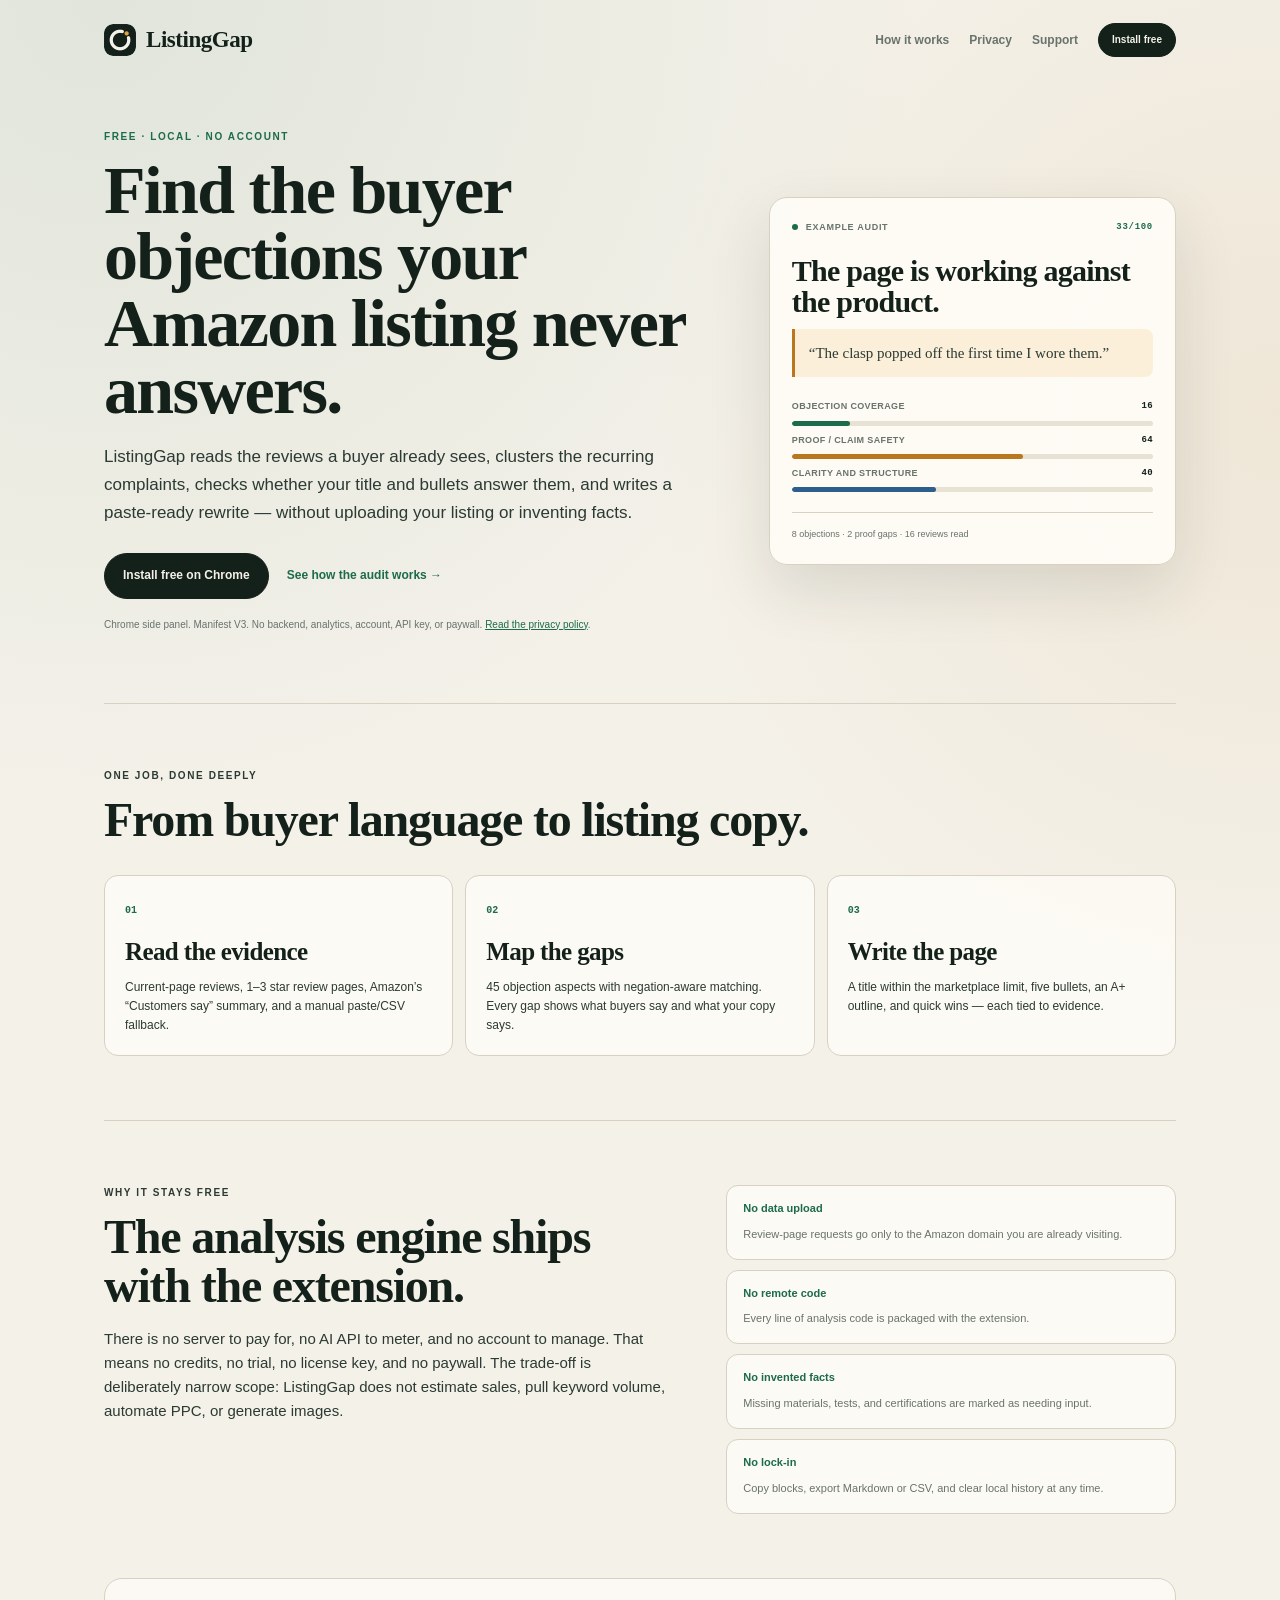
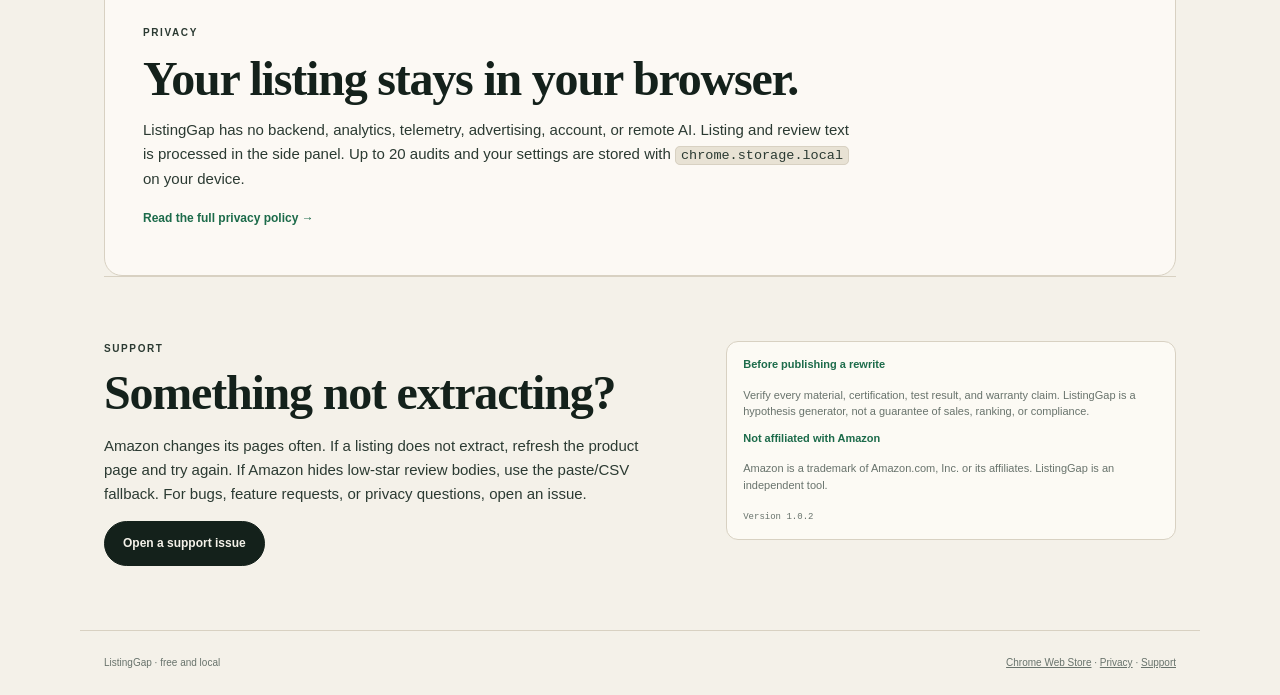
<file: index.html>
<!doctype html>
<html lang="en">
  <head>
    <meta charset="UTF-8" />
    <meta name="viewport" content="width=device-width, initial-scale=1.0" />
    <meta name="color-scheme" content="light" />
    <title>ListingGap — Amazon listing audit and review-based rewrite</title>
    <meta
      name="description"
      content="ListingGap is a free, local Chrome side panel that finds the buyer objections your Amazon listing never answers and rewrites the title and bullets with evidence."
    />
    <link rel="stylesheet" href="styles.css" />
  </head>
  <body>
    <header class="site-header">
      <a class="brand" href="./">
        <img src="icon128.png" alt="" />
        <span>ListingGap</span>
      </a>
      <nav>
        <a href="#how">How it works</a>
        <a href="#privacy">Privacy</a>
        <a href="#support">Support</a>
        <a
          class="button small"
          href="https://chromewebstore.google.com/detail/jdmmcbmgmhhjcblaefgmofllhaodafkg"
          rel="noreferrer"
          >Install free</a
        >
      </nav>
    </header>

    <main>
      <section class="hero">
        <div class="hero-copy">
          <p class="eyebrow">Free · local · no account</p>
          <h1>Find the buyer objections your Amazon listing never answers.</h1>
          <p class="lead">
            ListingGap reads the reviews a buyer already sees, clusters the recurring complaints, checks whether your
            title and bullets answer them, and writes a paste-ready rewrite — without uploading your listing or
            inventing facts.
          </p>
          <div class="hero-actions">
            <a
              class="button"
              href="https://chromewebstore.google.com/detail/jdmmcbmgmhhjcblaefgmofllhaodafkg"
              rel="noreferrer"
              >Install free on Chrome</a
            >
            <a class="text-link" href="#how">See how the audit works →</a>
          </div>
          <p class="fineprint">
            Chrome side panel. Manifest V3. No backend, analytics, account, API key, or paywall.
            <a href="privacy.html">Read the privacy policy</a>.
          </p>
        </div>
        <div class="hero-card">
          <div class="card-top">
            <span class="status-dot"></span>
            <span>Example audit</span>
            <span class="score">33/100</span>
          </div>
          <h2>The page is working against the product.</h2>
          <p class="quote">“The clasp popped off the first time I wore them.”</p>
          <div class="bars">
            <div><span>Objection coverage</span><strong>16</strong></div>
            <div class="bar"><i style="width:16%"></i></div>
            <div><span>Proof / claim safety</span><strong>64</strong></div>
            <div class="bar"><i class="amber" style="width:64%"></i></div>
            <div><span>Clarity and structure</span><strong>40</strong></div>
            <div class="bar"><i class="blue" style="width:40%"></i></div>
          </div>
          <div class="card-note">8 objections · 2 proof gaps · 16 reviews read</div>
        </div>
      </section>

      <section id="how" class="section">
        <p class="eyebrow">One job, done deeply</p>
        <h2>From buyer language to listing copy.</h2>
        <div class="steps">
          <article>
            <span>01</span>
            <h3>Read the evidence</h3>
            <p>Current-page reviews, 1–3 star review pages, Amazon’s “Customers say” summary, and a manual paste/CSV fallback.</p>
          </article>
          <article>
            <span>02</span>
            <h3>Map the gaps</h3>
            <p>45 objection aspects with negation-aware matching. Every gap shows what buyers say and what your copy says.</p>
          </article>
          <article>
            <span>03</span>
            <h3>Write the page</h3>
            <p>A title within the marketplace limit, five bullets, an A+ outline, and quick wins — each tied to evidence.</p>
          </article>
        </div>
      </section>

      <section class="section split">
        <div>
          <p class="eyebrow">Why it stays free</p>
          <h2>The analysis engine ships with the extension.</h2>
          <p>
            There is no server to pay for, no AI API to meter, and no account to manage. That means no credits, no
            trial, no license key, and no paywall. The trade-off is deliberately narrow scope: ListingGap does not
            estimate sales, pull keyword volume, automate PPC, or generate images.
          </p>
        </div>
        <div class="checks">
          <div><strong>No data upload</strong><span>Review-page requests go only to the Amazon domain you are already visiting.</span></div>
          <div><strong>No remote code</strong><span>Every line of analysis code is packaged with the extension.</span></div>
          <div><strong>No invented facts</strong><span>Missing materials, tests, and certifications are marked as needing input.</span></div>
          <div><strong>No lock-in</strong><span>Copy blocks, export Markdown or CSV, and clear local history at any time.</span></div>
        </div>
      </section>

      <section id="privacy" class="section privacy-band">
        <p class="eyebrow">Privacy</p>
        <h2>Your listing stays in your browser.</h2>
        <p>
          ListingGap has no backend, analytics, telemetry, advertising, account, or remote AI. Listing and review
          text is processed in the side panel. Up to 20 audits and your settings are stored with
          <code>chrome.storage.local</code> on your device.
        </p>
        <a class="text-link" href="privacy.html">Read the full privacy policy →</a>
      </section>

      <section id="support" class="section split">
        <div>
          <p class="eyebrow">Support</p>
          <h2>Something not extracting?</h2>
          <p>
            Amazon changes its pages often. If a listing does not extract, refresh the product page and try again.
            If Amazon hides low-star review bodies, use the paste/CSV fallback. For bugs, feature requests, or privacy
            questions, open an issue.
          </p>
          <a class="button" href="https://github.com/mindpinker/listinggap/issues" rel="noreferrer">Open a support issue</a>
        </div>
        <div class="support-card">
          <strong>Before publishing a rewrite</strong>
          <p>Verify every material, certification, test result, and warranty claim. ListingGap is a hypothesis generator, not a guarantee of sales, ranking, or compliance.</p>
          <strong>Not affiliated with Amazon</strong>
          <p>Amazon is a trademark of Amazon.com, Inc. or its affiliates. ListingGap is an independent tool.</p>
          <p class="version">Version 1.0.2</p>
        </div>
      </section>
    </main>

    <footer class="site-footer">
      <span>ListingGap · free and local</span>
      <span
        ><a href="https://chromewebstore.google.com/detail/jdmmcbmgmhhjcblaefgmofllhaodafkg" rel="noreferrer"
          >Chrome Web Store</a
        >
        · <a href="privacy.html">Privacy</a> ·
        <a href="https://github.com/mindpinker/listinggap/issues">Support</a></span
      >
    </footer>
  </body>
</html>
</file>
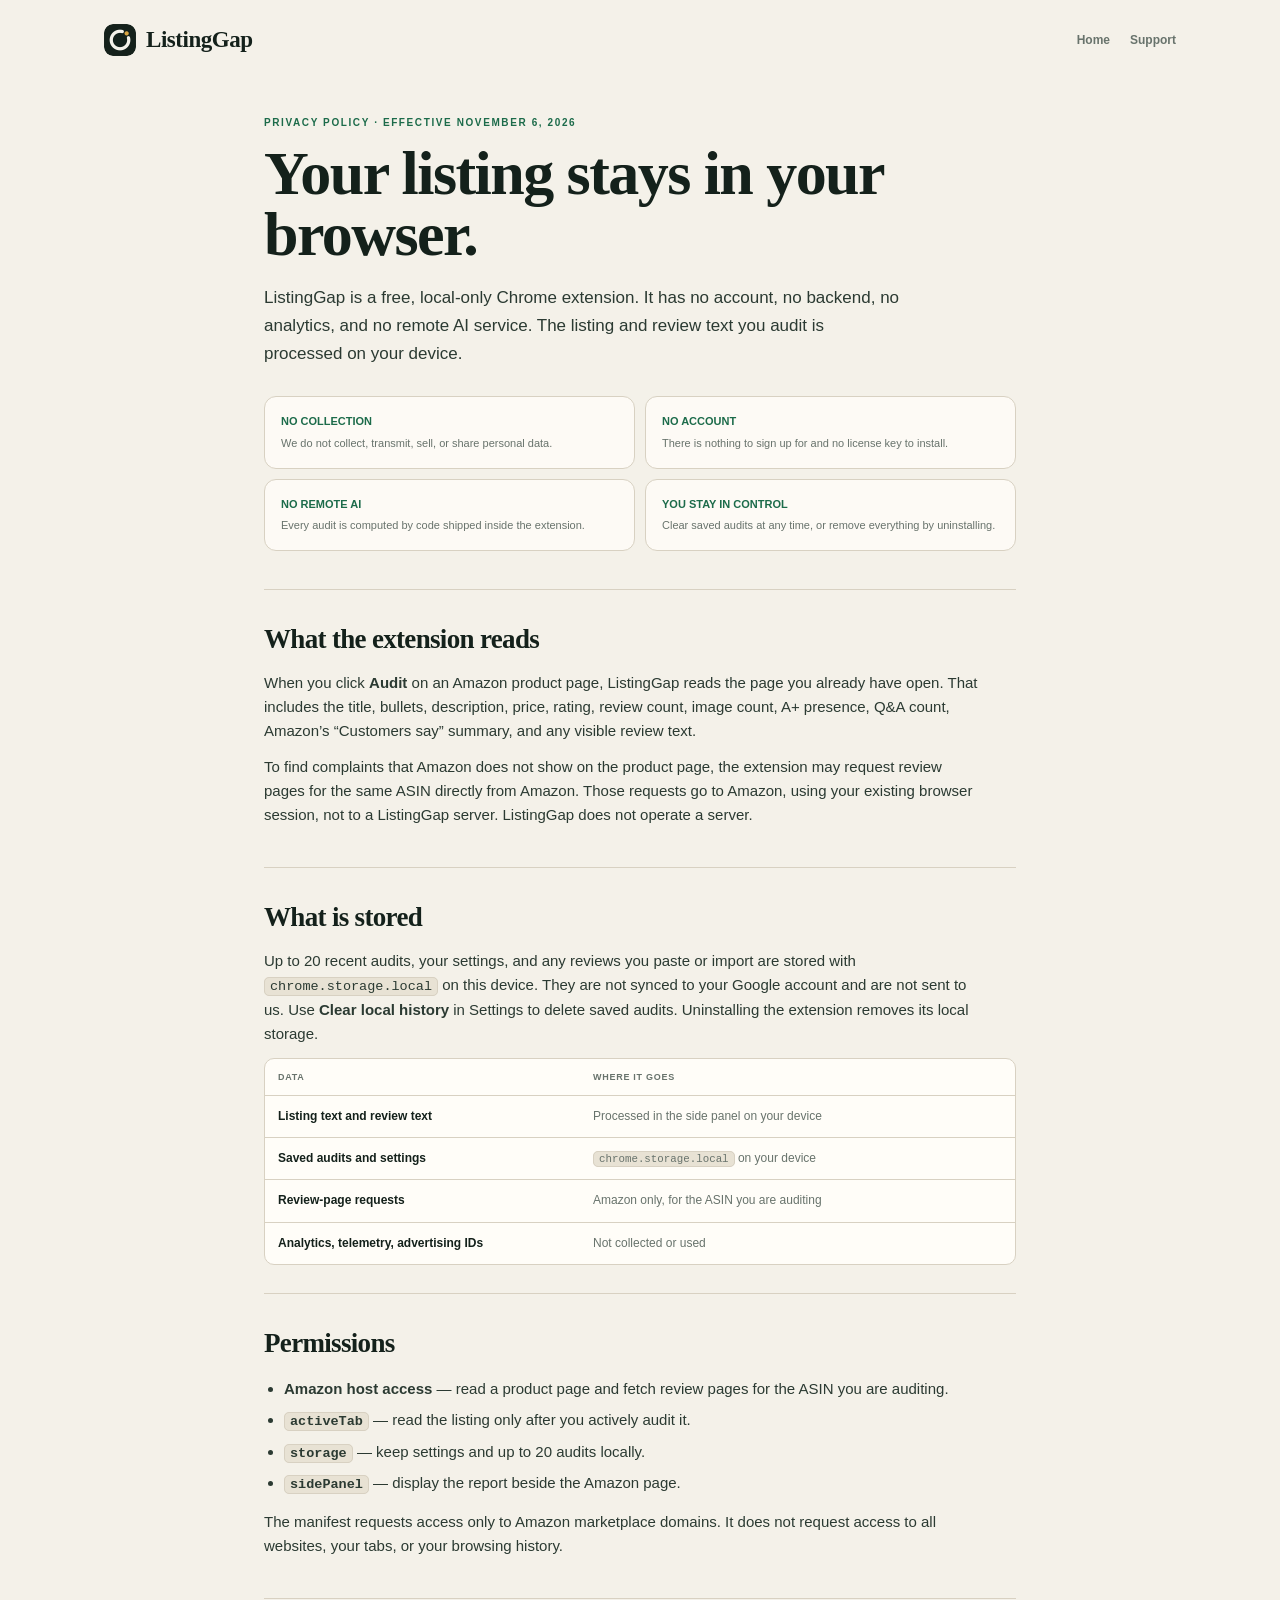
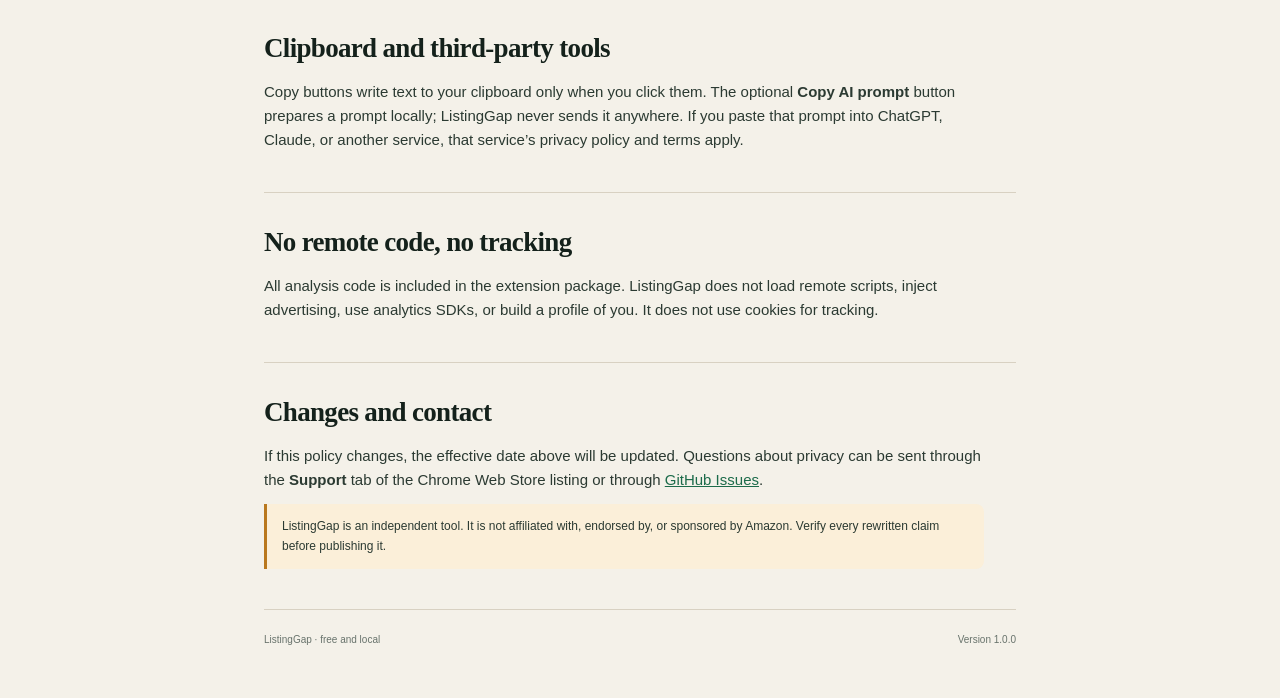
<file: privacy.html>
<!doctype html>
<html lang="en">
  <head>
    <meta charset="UTF-8" />
    <meta name="viewport" content="width=device-width, initial-scale=1.0" />
    <meta name="color-scheme" content="light" />
    <title>Privacy policy — ListingGap</title>
    <meta name="description" content="ListingGap privacy policy: no backend, no analytics, no account, and no remote AI." />
    <link rel="stylesheet" href="styles.css" />
  </head>
  <body class="privacy-doc">
    <header class="site-header">
      <a class="brand" href="./">
        <img src="icon128.png" alt="" />
        <span>ListingGap</span>
      </a>
      <nav>
        <a href="./">Home</a>
        <a href="https://github.com/mindpinker/listinggap/issues">Support</a>
      </nav>
    </header>

    <main class="privacy-shell">
      <p class="eyebrow">Privacy policy · Effective November 6, 2026</p>
      <h1>Your listing stays in your browser.</h1>
      <p class="lead">
        ListingGap is a free, local-only Chrome extension. It has no account, no backend, no analytics, and no remote
        AI service. The listing and review text you audit is processed on your device.
      </p>

      <div class="privacy-summary">
        <div><strong>No collection</strong><p>We do not collect, transmit, sell, or share personal data.</p></div>
        <div><strong>No account</strong><p>There is nothing to sign up for and no license key to install.</p></div>
        <div><strong>No remote AI</strong><p>Every audit is computed by code shipped inside the extension.</p></div>
        <div><strong>You stay in control</strong><p>Clear saved audits at any time, or remove everything by uninstalling.</p></div>
      </div>

      <section>
        <h2>What the extension reads</h2>
        <p>
          When you click <strong>Audit</strong> on an Amazon product page, ListingGap reads the page you already have
          open. That includes the title, bullets, description, price, rating, review count, image count, A+ presence,
          Q&amp;A count, Amazon’s “Customers say” summary, and any visible review text.
        </p>
        <p>
          To find complaints that Amazon does not show on the product page, the extension may request review pages for
          the same ASIN directly from Amazon. Those requests go to Amazon, using your existing browser session, not to a
          ListingGap server. ListingGap does not operate a server.
        </p>
      </section>

      <section>
        <h2>What is stored</h2>
        <p>
          Up to 20 recent audits, your settings, and any reviews you paste or import are stored with
          <code>chrome.storage.local</code> on this device. They are not synced to your Google account and are not sent
          to us. Use <strong>Clear local history</strong> in Settings to delete saved audits. Uninstalling the extension
          removes its local storage.
        </p>
        <div class="privacy-table-wrap">
          <table>
            <thead><tr><th>Data</th><th>Where it goes</th></tr></thead>
            <tbody>
              <tr><td>Listing text and review text</td><td>Processed in the side panel on your device</td></tr>
              <tr><td>Saved audits and settings</td><td><code>chrome.storage.local</code> on your device</td></tr>
              <tr><td>Review-page requests</td><td>Amazon only, for the ASIN you are auditing</td></tr>
              <tr><td>Analytics, telemetry, advertising IDs</td><td>Not collected or used</td></tr>
            </tbody>
          </table>
        </div>
      </section>

      <section>
        <h2>Permissions</h2>
        <ul>
          <li><strong>Amazon host access</strong> — read a product page and fetch review pages for the ASIN you are auditing.</li>
          <li><strong><code>activeTab</code></strong> — read the listing only after you actively audit it.</li>
          <li><strong><code>storage</code></strong> — keep settings and up to 20 audits locally.</li>
          <li><strong><code>sidePanel</code></strong> — display the report beside the Amazon page.</li>
        </ul>
        <p>
          The manifest requests access only to Amazon marketplace domains. It does not request access to all websites,
          your tabs, or your browsing history.
        </p>
      </section>

      <section>
        <h2>Clipboard and third-party tools</h2>
        <p>
          Copy buttons write text to your clipboard only when you click them. The optional <strong>Copy AI prompt</strong>
          button prepares a prompt locally; ListingGap never sends it anywhere. If you paste that prompt into ChatGPT,
          Claude, or another service, that service’s privacy policy and terms apply.
        </p>
      </section>

      <section>
        <h2>No remote code, no tracking</h2>
        <p>
          All analysis code is included in the extension package. ListingGap does not load remote scripts, inject
          advertising, use analytics SDKs, or build a profile of you. It does not use cookies for tracking.
        </p>
      </section>

      <section>
        <h2>Changes and contact</h2>
        <p>
          If this policy changes, the effective date above will be updated. Questions about privacy can be sent through
          the <strong>Support</strong> tab of the Chrome Web Store listing or through
          <a href="https://github.com/mindpinker/listinggap/issues">GitHub Issues</a>.
        </p>
        <p class="privacy-note">
          ListingGap is an independent tool. It is not affiliated with, endorsed by, or sponsored by Amazon. Verify every
          rewritten claim before publishing it.
        </p>
      </section>

      <footer class="doc-footer">
        <span>ListingGap · free and local</span>
        <span>Version 1.0.0</span>
      </footer>
    </main>
  </body>
</html>
</file>
<file: styles.css>
:root {
  --paper: #f4f1e9;
  --paper-deep: #e8e2d4;
  --card: #fffdf8;
  --ink: #14211b;
  --ink-soft: #2b3a32;
  --muted: #68736c;
  --line: #d8d1c2;
  --accent: #1c6b4a;
  --accent-soft: #dfeee5;
  --amber: #b9781e;
  --blue: #2e5f8c;
  --serif: "Iowan Old Style", "Palatino Linotype", "Book Antiqua", Georgia, serif;
  --sans: "Inter", "Segoe UI", "Helvetica Neue", Arial, sans-serif;
  --mono: "Cascadia Code", Consolas, "Liberation Mono", monospace;
}

* { box-sizing: border-box; }
html { scroll-behavior: smooth; }
body {
  margin: 0;
  color: var(--ink);
  background:
    radial-gradient(circle at 8% 0%, rgba(28, 107, 74, 0.09), transparent 32%),
    radial-gradient(circle at 100% 18%, rgba(185, 120, 30, 0.09), transparent 28%),
    var(--paper);
  font-family: var(--sans);
  font-size: 15px;
  line-height: 1.6;
  -webkit-font-smoothing: antialiased;
}

a { color: var(--accent); }

.site-header {
  display: flex;
  max-width: 1120px;
  align-items: center;
  justify-content: space-between;
  gap: 20px;
  margin: 0 auto;
  padding: 22px 24px;
}

.brand {
  display: inline-flex;
  align-items: center;
  gap: 10px;
  color: var(--ink);
  font-family: var(--serif);
  font-size: 23px;
  font-weight: 700;
  letter-spacing: -0.02em;
  text-decoration: none;
}

.brand img { width: 32px; height: 32px; border-radius: 9px; }

nav {
  display: flex;
  align-items: center;
  gap: 20px;
  color: var(--muted);
  font-size: 12px;
  font-weight: 700;
}

nav a { color: var(--muted); text-decoration: none; }
nav a:hover { color: var(--ink); }

.button {
  display: inline-flex;
  align-items: center;
  justify-content: center;
  gap: 8px;
  padding: 12px 18px;
  border: 1px solid var(--ink);
  border-radius: 999px;
  color: var(--paper);
  background: var(--ink);
  font-size: 12px;
  font-weight: 800;
  text-decoration: none;
}

.button.small { padding: 8px 13px; font-size: 10px; }
.button:hover { background: var(--accent); border-color: var(--accent); }

main { max-width: 1120px; margin: 0 auto; padding: 0 24px; }

.hero {
  display: grid;
  grid-template-columns: minmax(0, 1.2fr) minmax(340px, 0.8fr);
  gap: 54px;
  align-items: center;
  padding: 48px 0 70px;
}

.eyebrow {
  margin: 0 0 12px;
  color: var(--accent);
  font-size: 10px;
  font-weight: 800;
  letter-spacing: 0.16em;
  text-transform: uppercase;
}

h1, h2, h3 {
  font-family: var(--serif);
  font-weight: 600;
  letter-spacing: -0.025em;
}

h1 {
  max-width: 680px;
  margin: 0;
  font-size: clamp(44px, 6vw, 68px);
  line-height: 0.98;
}

.lead {
  max-width: 640px;
  margin: 20px 0 0;
  color: var(--ink-soft);
  font-size: 17px;
  line-height: 1.65;
}

.hero-actions {
  display: flex;
  flex-wrap: wrap;
  align-items: center;
  gap: 18px;
  margin-top: 26px;
}

.text-link {
  color: var(--accent);
  font-size: 12px;
  font-weight: 800;
  text-decoration: none;
}

.fineprint {
  margin: 18px 0 0;
  color: var(--muted);
  font-size: 10px;
}

.hero-card {
  padding: 22px;
  border: 1px solid var(--line);
  border-radius: 18px;
  background: rgba(255, 253, 248, 0.9);
  box-shadow: 0 24px 60px rgba(31, 42, 35, 0.12);
}

.card-top {
  display: flex;
  align-items: center;
  gap: 8px;
  color: var(--muted);
  font-size: 9px;
  font-weight: 800;
  letter-spacing: 0.08em;
  text-transform: uppercase;
}

.status-dot {
  width: 6px;
  height: 6px;
  border-radius: 50%;
  background: var(--accent);
}

.score { margin-left: auto; color: var(--accent); font-family: var(--mono); }

.hero-card h2 {
  margin: 22px 0 12px;
  font-size: 30px;
  line-height: 1.02;
}

.quote {
  margin: 0 0 22px;
  padding: 12px 14px;
  border-left: 3px solid var(--amber);
  border-radius: 0 8px 8px 0;
  color: var(--ink-soft);
  background: #fbefd9;
  font-family: var(--serif);
  font-size: 15px;
}

.bars { display: grid; gap: 7px; }
.bars > div:not(.bar) {
  display: flex;
  justify-content: space-between;
  color: var(--muted);
  font-size: 9px;
  font-weight: 800;
  letter-spacing: 0.04em;
  text-transform: uppercase;
}
.bars strong { color: var(--ink); font-family: var(--mono); }
.bar { height: 5px; overflow: hidden; border-radius: 999px; background: var(--paper-deep); }
.bar i { display: block; height: 100%; border-radius: inherit; background: var(--accent); }
.bar i.amber { background: var(--amber); }
.bar i.blue { background: var(--blue); }

.card-note {
  margin-top: 20px;
  padding-top: 14px;
  border-top: 1px solid var(--line);
  color: var(--muted);
  font-size: 9px;
}

.section {
  padding: 64px 0;
  border-top: 1px solid var(--line);
}

.section h2 {
  max-width: 760px;
  margin: 0 0 16px;
  font-size: clamp(32px, 4vw, 48px);
  line-height: 1.02;
}

.section p {
  max-width: 720px;
  color: var(--ink-soft);
}

.steps {
  display: grid;
  grid-template-columns: repeat(3, minmax(0, 1fr));
  gap: 12px;
  margin-top: 30px;
}

.steps article {
  padding: 20px;
  border: 1px solid var(--line);
  border-radius: 14px;
  background: rgba(255, 253, 248, 0.78);
}

.steps article > span {
  color: var(--accent);
  font-family: var(--mono);
  font-size: 10px;
  font-weight: 800;
}

.steps h3 { margin: 12px 0 6px; font-size: 25px; }
.steps p { margin: 0; font-size: 12px; line-height: 1.6; }

.split {
  display: grid;
  grid-template-columns: minmax(0, 1fr) minmax(320px, 0.8fr);
  gap: 60px;
  align-items: start;
}

.checks, .support-card {
  display: grid;
  gap: 10px;
}

.checks > div, .support-card {
  padding: 14px 16px;
  border: 1px solid var(--line);
  border-radius: 12px;
  background: rgba(255, 253, 248, 0.78);
}

.checks strong, .support-card strong {
  display: block;
  margin-bottom: 3px;
  color: var(--accent);
  font-size: 11px;
}

.checks span, .support-card p { margin: 0; color: var(--muted); font-size: 11px; line-height: 1.5; }

.privacy-band {
  padding: 46px 38px;
  border: 1px solid var(--line);
  border-radius: 18px;
  background: rgba(255, 253, 248, 0.72);
}

.privacy-band h2 { margin-bottom: 10px; }
.privacy-band p { margin-bottom: 14px; }
.privacy-band code, .privacy-doc code {
  padding: 1px 5px;
  border: 1px solid var(--line);
  border-radius: 5px;
  background: var(--paper-deep);
  font-family: var(--mono);
  font-size: 0.9em;
}

.support-card .version { margin-top: 8px; color: var(--muted); font-family: var(--mono); font-size: 9px; }

.site-footer {
  display: flex;
  max-width: 1120px;
  justify-content: space-between;
  gap: 16px;
  margin: 0 auto;
  padding: 24px;
  border-top: 1px solid var(--line);
  color: var(--muted);
  font-size: 10px;
}

.site-footer a { color: var(--muted); }

.privacy-doc { background: var(--paper); }
.privacy-shell { max-width: 800px; padding-top: 34px; padding-bottom: 50px; }
.privacy-shell h1 { max-width: 720px; font-size: clamp(42px, 6vw, 62px); }
.privacy-shell section { padding: 28px 0; border-top: 1px solid var(--line); }
.privacy-shell section h2 { margin: 0 0 10px; font-size: 27px; }
.privacy-shell section p { max-width: 720px; margin: 0 0 12px; color: var(--ink-soft); }
.privacy-shell ul { margin: 12px 0 14px; padding-left: 20px; color: var(--ink-soft); }
.privacy-shell li { margin-bottom: 7px; }

.privacy-summary {
  display: grid;
  grid-template-columns: repeat(2, minmax(0, 1fr));
  gap: 10px;
  margin: 28px 0 38px;
}

.privacy-summary > div {
  padding: 16px;
  border: 1px solid var(--line);
  border-radius: 12px;
  background: rgba(255, 253, 248, 0.82);
}

.privacy-summary strong { display: block; margin-bottom: 4px; color: var(--accent); font-size: 11px; text-transform: uppercase; }
.privacy-summary p { margin: 0; color: var(--muted); font-size: 11px; line-height: 1.5; }

.privacy-table-wrap { overflow-x: auto; border: 1px solid var(--line); border-radius: 10px; background: var(--card); }
table { width: 100%; border-collapse: collapse; text-align: left; }
th, td { padding: 11px 13px; border-bottom: 1px solid var(--line); font-size: 12px; vertical-align: top; }
th { color: var(--muted); font-size: 9px; letter-spacing: 0.08em; text-transform: uppercase; }
tr:last-child td { border-bottom: 0; }
td:first-child { width: 42%; color: var(--ink); font-weight: 700; }
td:last-child { color: var(--muted); }

.privacy-note {
  padding: 13px 15px;
  border-left: 3px solid var(--amber);
  border-radius: 0 8px 8px 0;
  background: #fbefd9;
  font-size: 12px;
}

.doc-footer {
  display: flex;
  justify-content: space-between;
  gap: 16px;
  padding-top: 22px;
  border-top: 1px solid var(--line);
  color: var(--muted);
  font-size: 10px;
}

@media (max-width: 820px) {
  .hero, .split { grid-template-columns: 1fr; gap: 30px; }
  .steps { grid-template-columns: 1fr; }
  nav a:not(.button) { display: none; }
  .privacy-summary { grid-template-columns: 1fr; }
  .site-footer, .doc-footer { flex-direction: column; }
}
</file>
